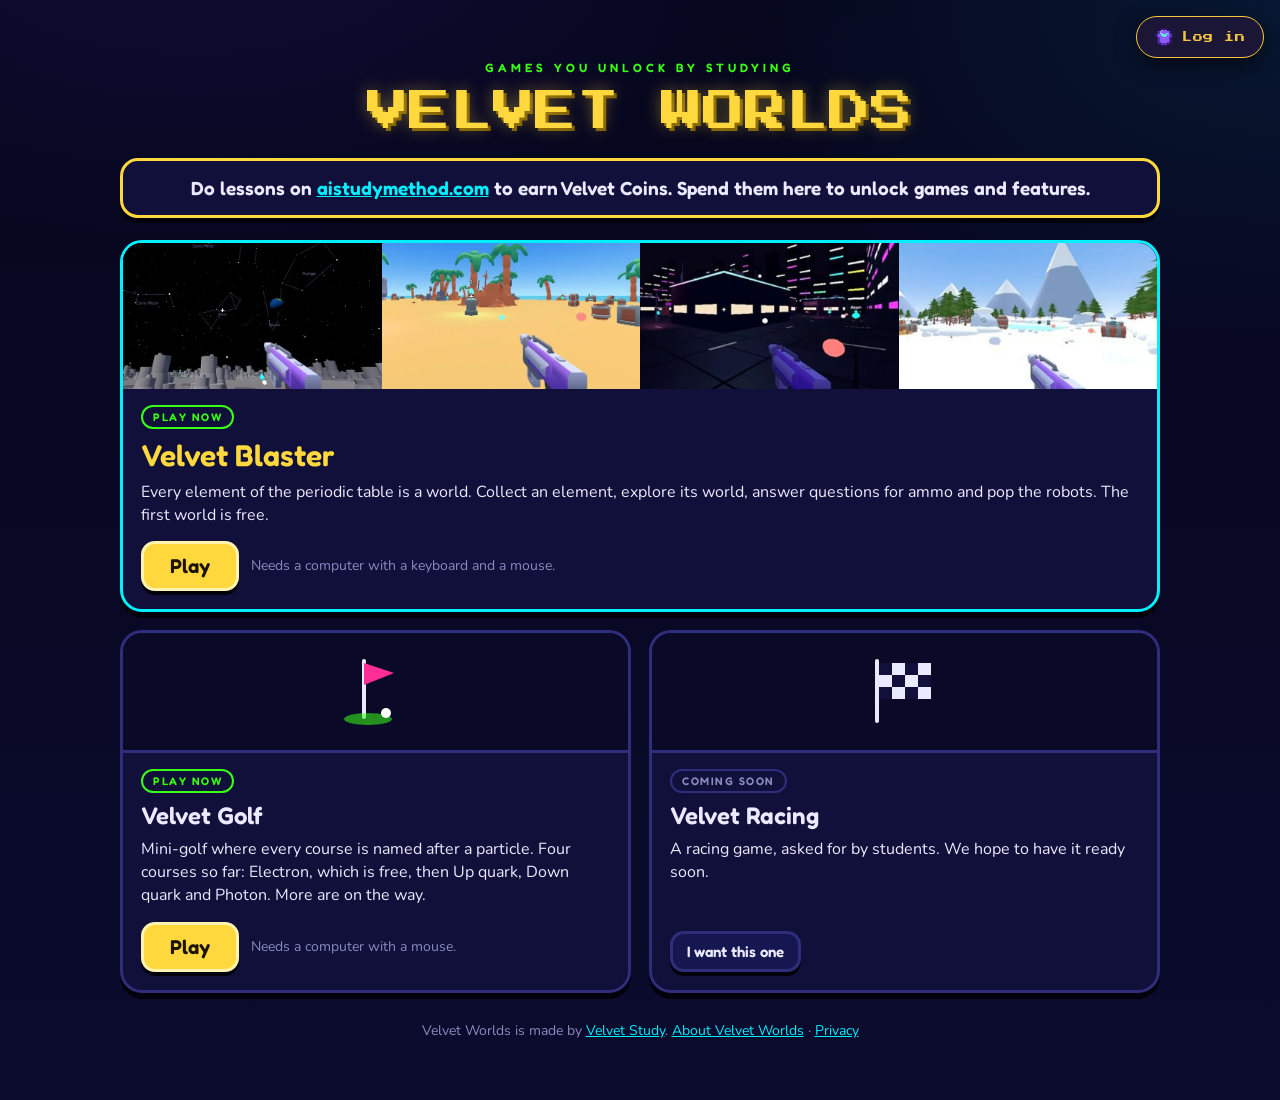
<file: index.html>
<!DOCTYPE html>
<html lang="en-GB">
<head>
<meta charset="UTF-8">
<meta name="viewport" content="width=device-width, initial-scale=1.0">
<title>Velvet Worlds: science games you unlock by studying</title>
<meta name="description" content="Browser games for science students. In Velvet Blaster every element of the periodic table is a 3D world; Velvet Golf is mini-golf through the Standard Model. Earn coins from lessons to unlock more.">
<!-- velvetworlds.com: the hub that lists the game types (22 Nov 2026). Velvet Blaster is at /blaster/. This page belongs to this folder. -->
<link rel="canonical" href="https://velvetworlds.com/">
<link rel="icon" href="/favicon.svg" type="image/svg+xml">
<meta property="og:type" content="website">
<meta property="og:site_name" content="Velvet Worlds">
<meta property="og:title" content="Velvet Worlds: science games you unlock by studying">
<meta property="og:description" content="Browser games for science students. In Velvet Blaster every element of the periodic table is a 3D world; Velvet Golf is mini-golf through the Standard Model. Earn coins from lessons to unlock more.">
<meta property="og:url" content="https://velvetworlds.com/">
<meta property="og:image" content="https://velvetworlds.com/assets/og/velvet-worlds.jpg">
<meta property="og:image:width" content="1200">
<meta property="og:image:height" content="630">
<meta property="og:image:alt" content="Velvet Worlds: four game worlds behind the title">
<meta property="og:locale" content="en_GB">
<meta name="twitter:card" content="summary_large_image">
<meta name="twitter:title" content="Velvet Worlds: science games you unlock by studying">
<meta name="twitter:description" content="Browser games for science students. In Velvet Blaster every element of the periodic table is a 3D world; Velvet Golf is mini-golf through the Standard Model. Earn coins from lessons to unlock more.">
<meta name="twitter:image" content="https://velvetworlds.com/assets/og/velvet-worlds.jpg">
<script type="application/ld+json">
{
  "@context": "https://schema.org",
  "@type": "WebSite",
  "name": "Velvet Worlds",
  "url": "https://velvetworlds.com/",
  "description": "Browser games for science students. In Velvet Blaster every element of the periodic table is a 3D world; Velvet Golf is mini-golf through the Standard Model. Earn coins from lessons to unlock more.",
  "inLanguage": "en-GB"
}
</script>
<link href="/fonts/lesson-fonts.css?v=20261116" rel="stylesheet">
<link href="/assets/landing.css?v=20261124a" rel="stylesheet">
<style>
  :root{--bg:#06061c;--bg2:#0b0b2e;--panel:#10103a;--panel2:#161650;--cyan:#00f0ff;--magenta:#ff2d95;--yellow:#ffd83d;--green:#39ff14;--text:#e9e9ff;--dim:#8a8ac0;--line:#2e2e7c;--drop:#02020c;
    --px:'Press Start 2P',monospace;--disp:'Fredoka','Trebuchet MS',sans-serif;--body:'Nunito',-apple-system,'Segoe UI',sans-serif}
  *{box-sizing:border-box;margin:0;padding:0}
  body{font-family:var(--body);color:var(--text);min-height:100vh;padding:16px 16px 60px;
    background:radial-gradient(900px 500px at 15% -10%,#2a1a6e55,transparent 70%),radial-gradient(800px 500px at 100% 0%,#0b4a6e44,transparent 70%),linear-gradient(180deg,var(--bg),var(--bg2))}
  .wrap{max-width:1040px;margin:0 auto}
  a{color:var(--cyan)}
  h1,h2,h3,button,.btn{font-family:var(--disp)}
  .marquee{text-align:center;margin:44px 0 18px}
  .marquee .over{font:600 12px var(--disp);letter-spacing:4px;color:var(--green)}
  .marquee h1{font-family:var(--px);font-weight:400;font-size:clamp(22px,5vw,42px);line-height:1.3;color:var(--yellow);margin:10px 0;text-shadow:0 0 16px #ffd83d66,3px 3px 0 #7a5a00}
  .deal{display:flex;flex-wrap:wrap;align-items:center;justify-content:center;gap:12px 18px;background:var(--panel);border:3px solid var(--yellow);border-radius:18px;padding:14px 18px;box-shadow:0 5px 0 var(--drop);margin-bottom:22px}
  .deal p{font:600 clamp(15px,2.2vw,19px) var(--disp);line-height:1.4;text-align:center;flex:1 1 420px}
  .deal .coins{display:flex;align-items:center;gap:8px;font:700 20px var(--disp);color:var(--yellow);white-space:nowrap}
  .deal .coins[hidden]{display:none}
  .deal .coins small{font:600 11px var(--disp);letter-spacing:1.5px;color:var(--dim);text-transform:uppercase}
  .games{display:grid;grid-template-columns:repeat(2,minmax(0,1fr));gap:18px}
  .game{background:var(--panel);border:3px solid var(--line);border-radius:22px;box-shadow:0 6px 0 var(--drop);overflow:hidden;display:flex;flex-direction:column}
  .game.main{grid-column:1 / -1;border-color:var(--cyan)}
  .game .art{display:grid;grid-template-columns:repeat(4,1fr);background:#050518}
  .game .art img{width:100%;aspect-ratio:16/9;object-fit:cover;display:block}
  .game .icon{height:120px;display:flex;align-items:center;justify-content:center;background:#0a0a28;border-bottom:3px solid var(--line)}
  .game .icon svg{width:84px;height:84px}
  .game .txt{padding:16px 18px 18px;display:flex;flex-direction:column;gap:8px;flex:1}
  .game h2{font-size:24px;font-weight:600}
  .game.main h2{font-size:30px;color:var(--yellow)}
  .game p{font-size:16px;line-height:1.45}
  .tag{align-self:flex-start;font:600 11px var(--disp);letter-spacing:1.5px;text-transform:uppercase;border-radius:99px;padding:3px 10px;border:2px solid var(--line);color:var(--dim)}
  .tag.live{border-color:var(--green);color:var(--green)}
  .row{display:flex;flex-wrap:wrap;align-items:center;gap:12px;margin-top:auto;padding-top:6px}
  .go{display:inline-block;font:600 20px var(--disp);background:var(--yellow);color:#1a1300;border:3px solid #fff3b0;border-radius:14px;padding:10px 26px;box-shadow:0 4px 0 var(--drop);cursor:pointer;text-decoration:none}
  .go:hover,.want:hover{filter:brightness(1.12)} .go:active,.want:active{transform:translateY(3px);box-shadow:0 1px 0 var(--drop)}
  .want{font:600 15px var(--disp);color:var(--text);background:var(--panel2);border:3px solid var(--line);border-radius:14px;padding:8px 14px;box-shadow:0 4px 0 var(--drop);cursor:pointer}
  .want[disabled]{color:var(--green);border-color:var(--green);cursor:default;filter:none;transform:none}
  .go:focus-visible,.want:focus-visible,a:focus-visible{outline:3px solid var(--cyan);outline-offset:2px}
  .soft{color:var(--dim);font-size:14px}
  footer{text-align:center;margin-top:28px}
  @media (max-width:640px){.games{grid-template-columns:1fr}.game .art{grid-template-columns:repeat(2,1fr)}.marquee{margin-top:64px}}
</style>
<!-- Privacy-friendly analytics by Plausible (the velvetworlds.com site) -->
<script async src="https://plausible.io/js/pa-I70W_gNHtNMWaKve7MIsY.js"></script>
<script>
  window.plausible=window.plausible||function(){(plausible.q=plausible.q||[]).push(arguments)},plausible.init=plausible.init||function(i){plausible.o=i||{}};
  plausible.init()
</script>
</head>
<body>
<div class="wrap">
  <header class="marquee">
    <div class="over">GAMES YOU UNLOCK BY STUDYING</div>
    <h1>VELVET WORLDS</h1>
  </header>
  <section class="deal" aria-label="How it works">
    <p>Do lessons on <a href="https://aistudymethod.com/" data-out="lessons">aistudymethod.com</a> to earn Velvet Coins. Spend them here to unlock games and features.</p>
    <div class="coins" id="coinBox" hidden><span aria-hidden="true">&#9679;</span><span id="coinNum">0</span><small>your coins</small></div>
  </section>
  <main class="games">
    <article class="game main">
      <div class="art" aria-hidden="true"><img src="/velvet-worlds/img/banner-moon.webp" alt=""><img src="/velvet-worlds/img/banner-pirate.webp" alt=""><img src="/velvet-worlds/img/banner-neon.webp" alt=""><img src="/velvet-worlds/img/banner-tundra.webp" alt=""></div>
      <div class="txt">
        <span class="tag live">Play now</span>
        <h2>Velvet Blaster</h2>
        <p>Every element of the periodic table is a world. Collect an element, explore its world, answer questions for ammo and pop the robots. The first world is free.</p>
        <div class="row"><a class="go" id="playBlaster" href="/blaster/">Play</a><span class="soft">Needs a computer with a keyboard and a mouse.</span></div>
      </div>
    </article>
    <article class="game">
      <div class="icon" aria-hidden="true"><svg viewBox="0 0 84 84" fill="none"><path d="M30 12v56" stroke="#e9e9ff" stroke-width="4" stroke-linecap="round"/><path d="M30 14l30 10-30 12z" fill="#ff2d95"/><ellipse cx="34" cy="70" rx="24" ry="6" fill="#39ff14" opacity=".55"/><circle cx="52" cy="64" r="5" fill="#fff"/></svg></div>
      <div class="txt">
        <span class="tag live">Play now</span>
        <h2>Velvet Golf</h2>
        <p>Mini-golf where every course is named after a particle. Four courses so far: Electron, which is free, then Up quark, Down quark and Photon. More are on the way.</p>
        <div class="row"><a class="go" id="playGolf" href="/golf/">Play</a><span class="soft">Needs a computer with a mouse.</span></div>
      </div>
    </article>
    <article class="game">
      <div class="icon" aria-hidden="true"><svg viewBox="0 0 84 84" fill="none"><path d="M14 12v60" stroke="#e9e9ff" stroke-width="4" stroke-linecap="round"/><g><rect x="16" y="14" width="52" height="36" fill="#e9e9ff"/><path d="M16 14h13v12H16zM42 14h13v12H42zM29 26h13v12H29zM55 26h13v12H55zM16 38h13v12H16zM42 38h13v12H42z" fill="#10103a"/></g></svg></div>
      <div class="txt">
        <span class="tag">Coming soon</span>
        <h2>Velvet Racing</h2>
        <p>A racing game, asked for by students. We hope to have it ready soon.</p>
        <div class="row"><button class="want" type="button" data-want="Velvet Racing">I want this one</button></div>
      </div>
    </article>
  </main>
  <footer class="soft">Velvet Worlds is made by <a href="https://aistudymethod.com/">Velvet Study</a>. <a href="/about/">About Velvet Worlds</a> &middot; <a href="https://aistudymethod.com/privacy.html">Privacy</a></footer>
</div>
<script>
window.AISM_NO_SIGNUP_PROMPT = true; window.AISM_SITE = "https://aistudymethod.com";
window.VW_SCRIPTS = ["/classcraft/arcade/auth.js?v=20261122b"];
window.VW_READY = function () {
  var auth = window.Arcade && window.Arcade.auth;
  function track(name) { try { if (typeof window.plausible === "function") window.plausible(name); } catch (e) {} }
  function paint() {
    var w = auth && auth.isLoggedIn() ? auth.wallet() : null, box = document.getElementById("coinBox");
    box.hidden = !(auth && auth.isLoggedIn());
    document.getElementById("coinNum").textContent = w && typeof w.coins === "number" ? w.coins : 0;
    var played = false; try { played = !!localStorage.getItem("vw-wins") || !!localStorage.getItem("vw-local"); } catch (e) {}
    document.getElementById("playBlaster").textContent = played ? "Continue" : "Play";
  }
  if (auth) auth.onChange(paint);
  paint();
  document.getElementById("playBlaster").addEventListener("click", function () { track("Hub: open Velvet Blaster"); });
  document.getElementById("playGolf").addEventListener("click", function () { track("Hub: open Velvet Golf"); });
  var out = document.querySelector('a[data-out="lessons"]'); if (out) out.addEventListener("click", function () { track("Hub: go to lessons"); });
  /* "I want this one": counted once per device, as a Plausible event only. Nothing about the visitor is stored. */
  var KEY = "vw-want";
  function wanted() { try { return JSON.parse(localStorage.getItem(KEY) || "{}") || {}; } catch (e) { return {}; } }
  [].forEach.call(document.querySelectorAll("button[data-want]"), function (b) {
    var g = b.getAttribute("data-want");
    function done() { b.disabled = true; b.textContent = "Counted. Thank you!"; }
    if (wanted()[g]) done();
    b.addEventListener("click", function () {
      if (b.disabled) return;
      track("Hub: want " + g);
      var w = wanted(); w[g] = 1; try { localStorage.setItem(KEY, JSON.stringify(w)); } catch (e) {}
      done();
    });
  });
};
</script>
<script src="/handoff.js?v=20261122b"></script>
</body>
</html>
</file>
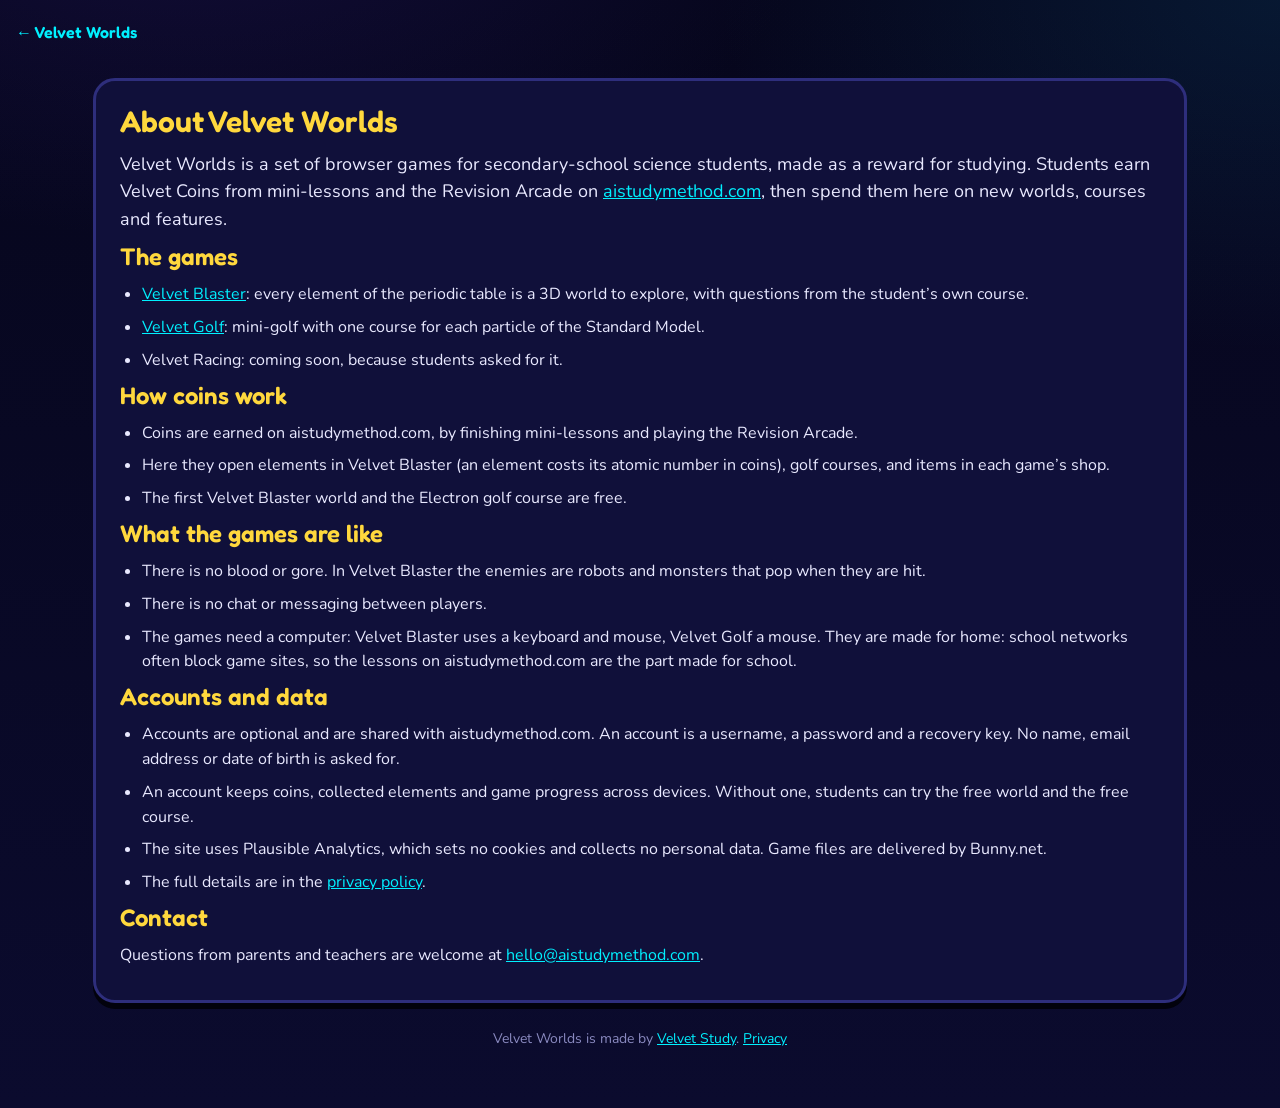
<file: about/index.html>
<!DOCTYPE html>
<html lang="en-GB">
<head>
<meta charset="UTF-8">
<meta name="viewport" content="width=device-width, initial-scale=1.0">
<title>About Velvet Worlds: how the games and coins work</title>
<meta name="description" content="Velvet Worlds is a set of browser games for science students, unlocked with coins earned from lessons on aistudymethod.com. How coins work, what the games are like, and what data is kept.">
<!-- velvetworlds.com/about/: for parents, teachers and students. This page belongs to this folder. Keep it in step with
     https://aistudymethod.com/privacy.html, which is the full policy. -->
<link rel="canonical" href="https://velvetworlds.com/about/">
<link rel="icon" href="/favicon.svg" type="image/svg+xml">
<meta property="og:type" content="website">
<meta property="og:site_name" content="Velvet Worlds">
<meta property="og:title" content="About Velvet Worlds: how the games and coins work">
<meta property="og:description" content="Velvet Worlds is a set of browser games for science students, unlocked with coins earned from lessons on aistudymethod.com. How coins work, what the games are like, and what data is kept.">
<meta property="og:url" content="https://velvetworlds.com/about/">
<meta property="og:image" content="https://velvetworlds.com/assets/og/velvet-worlds.jpg">
<meta property="og:image:width" content="1200">
<meta property="og:image:height" content="630">
<meta property="og:image:alt" content="Velvet Worlds: four game worlds behind the title">
<meta property="og:locale" content="en_GB">
<meta name="twitter:card" content="summary_large_image">
<meta name="twitter:title" content="About Velvet Worlds: how the games and coins work">
<meta name="twitter:description" content="Velvet Worlds is a set of browser games for science students, unlocked with coins earned from lessons on aistudymethod.com. How coins work, what the games are like, and what data is kept.">
<meta name="twitter:image" content="https://velvetworlds.com/assets/og/velvet-worlds.jpg">
<script type="application/ld+json">
{
  "@context": "https://schema.org",
  "@type": "AboutPage",
  "name": "About Velvet Worlds: how the games and coins work",
  "url": "https://velvetworlds.com/about/",
  "description": "Velvet Worlds is a set of browser games for science students, unlocked with coins earned from lessons on aistudymethod.com. How coins work, what the games are like, and what data is kept.",
  "inLanguage": "en-GB",
  "isPartOf": {
    "@type": "WebSite",
    "name": "Velvet Worlds",
    "url": "https://velvetworlds.com/"
  }
}
</script>
<link href="/fonts/lesson-fonts.css?v=20261116" rel="stylesheet">
<link href="/assets/landing.css?v=20261124a" rel="stylesheet">
<!-- Privacy-friendly analytics by Plausible (the velvetworlds.com site) -->
<script async src="https://plausible.io/js/pa-I70W_gNHtNMWaKve7MIsY.js"></script>
<script>
  window.plausible=window.plausible||function(){(plausible.q=plausible.q||[]).push(arguments)},plausible.init=plausible.init||function(i){plausible.o=i||{}};
  plausible.init()
</script>
</head>
<body class="vw-page">
<a class="back" href="/">&larr; Velvet Worlds</a>
<main class="vw-about">
  <h1>About Velvet Worlds</h1>
  <p class="lead">Velvet Worlds is a set of browser games for secondary-school science students, made as a reward for studying. Students earn Velvet Coins from mini-lessons and the Revision Arcade on <a href="https://aistudymethod.com/">aistudymethod.com</a>, then spend them here on new worlds, courses and features.</p>

  <h2>The games</h2>
  <ul>
    <li><a href="/blaster/">Velvet Blaster</a>: every element of the periodic table is a 3D world to explore, with questions from the student&rsquo;s own course.</li>
    <li><a href="/golf/">Velvet Golf</a>: mini-golf with one course for each particle of the Standard Model.</li>
    <li>Velvet Racing: coming soon, because students asked for it.</li>
  </ul>

  <h2>How coins work</h2>
  <ul>
    <li>Coins are earned on aistudymethod.com, by finishing mini-lessons and playing the Revision Arcade.</li>
    <li>Here they open elements in Velvet Blaster (an element costs its atomic number in coins), golf courses, and items in each game&rsquo;s shop.</li>
    <li>The first Velvet Blaster world and the Electron golf course are free.</li>
  </ul>

  <h2>What the games are like</h2>
  <ul>
    <li>There is no blood or gore. In Velvet Blaster the enemies are robots and monsters that pop when they are hit.</li>
    <li>There is no chat or messaging between players.</li>
    <li>The games need a computer: Velvet Blaster uses a keyboard and mouse, Velvet Golf a mouse. They are made for home: school networks often block game sites, so the lessons on aistudymethod.com are the part made for school.</li>
  </ul>

  <h2>Accounts and data</h2>
  <ul>
    <li>Accounts are optional and are shared with aistudymethod.com. An account is a username, a password and a recovery key. No name, email address or date of birth is asked for.</li>
    <li>An account keeps coins, collected elements and game progress across devices. Without one, students can try the free world and the free course.</li>
    <li>The site uses Plausible Analytics, which sets no cookies and collects no personal data. Game files are delivered by Bunny.net.</li>
    <li>The full details are in the <a href="https://aistudymethod.com/privacy.html">privacy policy</a>.</li>
  </ul>

  <h2>Contact</h2>
  <p>Questions from parents and teachers are welcome at <a href="mailto:hello@aistudymethod.com">hello@aistudymethod.com</a>.</p>
</main>
<footer>Velvet Worlds is made by <a href="https://aistudymethod.com/">Velvet Study</a>. <a href="https://aistudymethod.com/privacy.html">Privacy</a></footer>
</body>
</html>
</file>
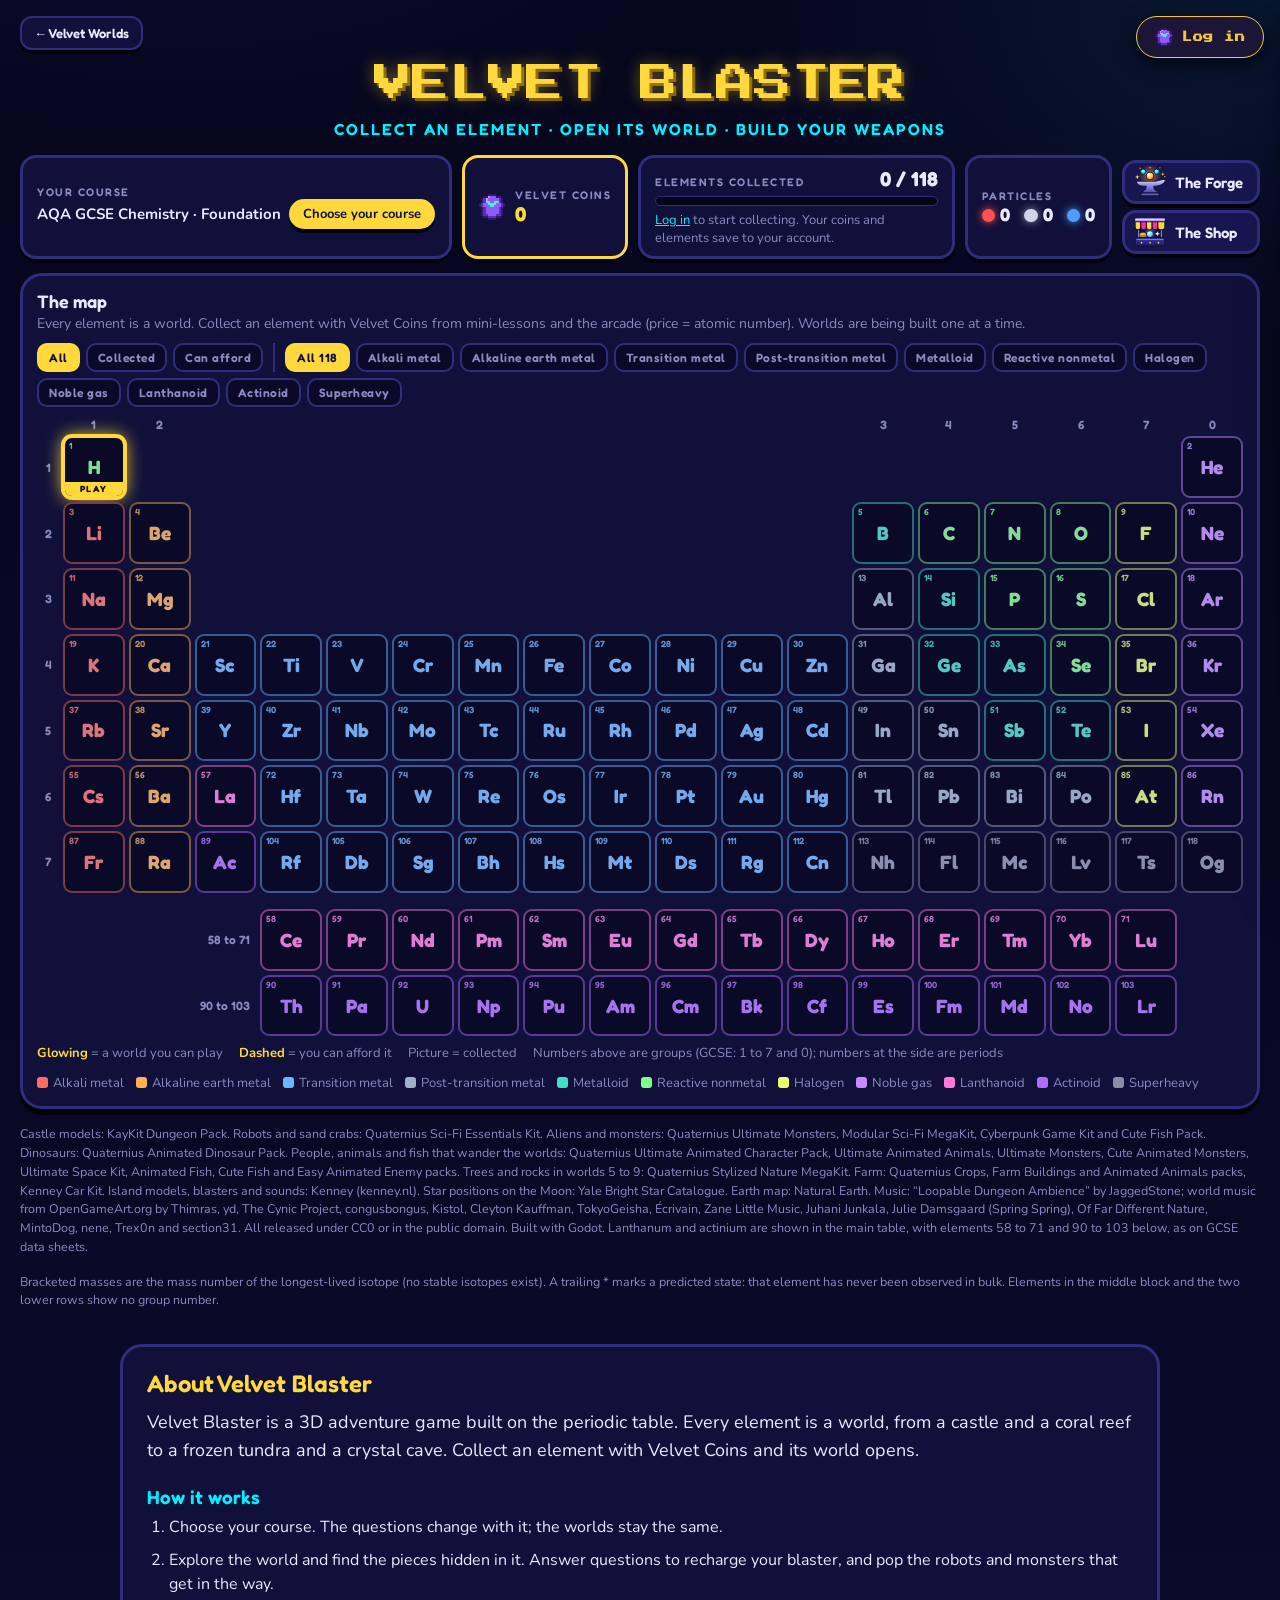
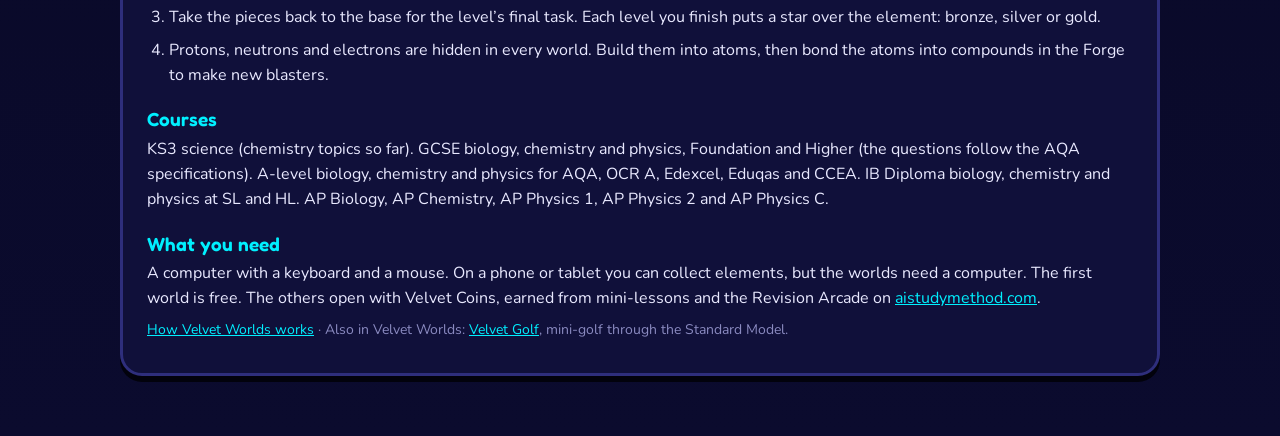
<file: blaster/index.html>
<!DOCTYPE html>
<html lang="en-GB">
<head>
<meta charset="UTF-8">
<meta name="viewport" content="width=device-width, initial-scale=1.0">
<title>Velvet Blaster: a 3D periodic table adventure game | Velvet Worlds</title>
<meta name="description" content="Every element of the periodic table is a world to explore. Answer questions from your course (KS3, GCSE, A-level, IB or AP), find the hidden pieces and finish each level. The first world is free.">
<!-- velvetworlds.com/blaster/: the periodic-table game. The files under /velvet-worlds/, /classcraft/ and /fonts/ are copies
     from the AI Study Method site folder, made by tools/sync-from-site.sh. This page belongs to this folder. -->
<link rel="canonical" href="https://velvetworlds.com/blaster/">
<link rel="icon" href="/favicon.svg" type="image/svg+xml">
<meta property="og:type" content="website">
<meta property="og:site_name" content="Velvet Worlds">
<meta property="og:title" content="Velvet Blaster: a 3D periodic table adventure game | Velvet Worlds">
<meta property="og:description" content="Every element of the periodic table is a world to explore. Answer questions from your course (KS3, GCSE, A-level, IB or AP), find the hidden pieces and finish each level. The first world is free.">
<meta property="og:url" content="https://velvetworlds.com/blaster/">
<meta property="og:image" content="https://velvetworlds.com/assets/og/velvet-blaster.jpg">
<meta property="og:image:width" content="1200">
<meta property="og:image:height" content="630">
<meta property="og:image:alt" content="Velvet Blaster: four of its element worlds">
<meta property="og:locale" content="en_GB">
<meta name="twitter:card" content="summary_large_image">
<meta name="twitter:title" content="Velvet Blaster: a 3D periodic table adventure game | Velvet Worlds">
<meta name="twitter:description" content="Every element of the periodic table is a world to explore. Answer questions from your course (KS3, GCSE, A-level, IB or AP), find the hidden pieces and finish each level. The first world is free.">
<meta name="twitter:image" content="https://velvetworlds.com/assets/og/velvet-blaster.jpg">
<script type="application/ld+json">
{
  "@context": "https://schema.org",
  "@type": "VideoGame",
  "name": "Velvet Blaster",
  "url": "https://velvetworlds.com/blaster/",
  "description": "Every element of the periodic table is a world to explore. Answer questions from your course (KS3, GCSE, A-level, IB or AP), find the hidden pieces and finish each level. The first world is free.",
  "image": "https://velvetworlds.com/assets/og/velvet-blaster.jpg",
  "genre": [
    "Educational",
    "Adventure"
  ],
  "gamePlatform": "Web browser",
  "playMode": "SinglePlayer",
  "inLanguage": "en-GB",
  "audience": {
    "@type": "EducationalAudience",
    "educationalRole": "student"
  },
  "isPartOf": {
    "@type": "WebSite",
    "name": "Velvet Worlds",
    "url": "https://velvetworlds.com/"
  }
}
</script>
<link href="/fonts/lesson-fonts.css?v=20261116" rel="stylesheet">
<link href="/assets/landing.css?v=20261124a" rel="stylesheet">
<link href="/velvet-worlds/app.css?v=20261126a" rel="stylesheet">
<!-- Privacy-friendly analytics by Plausible (the velvetworlds.com site) -->
<script async src="https://plausible.io/js/pa-I70W_gNHtNMWaKve7MIsY.js"></script>
<script>
  window.plausible=window.plausible||function(){(plausible.q=plausible.q||[]).push(arguments)},plausible.init=plausible.init||function(i){plausible.o=i||{}};
  plausible.init()
</script>
</head>
<body>
<div id="vw-app"><div class="wrap"><header class="marquee"><h1>Velvet Blaster</h1></header><p>Loading the periodic table&hellip;</p></div></div>
<noscript><p style="color:#e9e9ff;text-align:center;padding:40px">Velvet Blaster needs JavaScript. <a href="/" style="color:#00f0ff">Velvet Worlds</a></p></noscript>
<section class="vw-about" aria-labelledby="aboutBlaster">
  <h2 id="aboutBlaster">About Velvet Blaster</h2>
  <p class="lead">Velvet Blaster is a 3D adventure game built on the periodic table. Every element is a world, from a castle and a coral reef to a frozen tundra and a crystal cave. Collect an element with Velvet Coins and its world opens.</p>
  <h3>How it works</h3>
  <ol>
    <li>Choose your course. The questions change with it; the worlds stay the same.</li>
    <li>Explore the world and find the pieces hidden in it. Answer questions to recharge your blaster, and pop the robots and monsters that get in the way.</li>
    <li>Take the pieces back to the base for the level&rsquo;s final task. Each level you finish puts a star over the element: bronze, silver or gold.</li>
    <li>Protons, neutrons and electrons are hidden in every world. Build them into atoms, then bond the atoms into compounds in the Forge to make new blasters.</li>
  </ol>
  <h3>Courses</h3>
  <p>KS3 science (chemistry topics so far). GCSE biology, chemistry and physics, Foundation and Higher (the questions follow the AQA specifications). A-level biology, chemistry and physics for AQA, OCR A, Edexcel, Eduqas and CCEA. IB Diploma biology, chemistry and physics at SL and HL. AP Biology, AP Chemistry, AP Physics 1, AP Physics 2 and AP Physics C.</p>
  <h3>What you need</h3>
  <p>A computer with a keyboard and a mouse. On a phone or tablet you can collect elements, but the worlds need a computer. The first world is free. The others open with Velvet Coins, earned from mini-lessons and the Revision Arcade on <a href="https://aistudymethod.com/">aistudymethod.com</a>.</p>
  <p class="soft"><a href="/about/">How Velvet Worlds works</a> &middot; Also in Velvet Worlds: <a href="/golf/">Velvet Golf</a>, mini-golf through the Standard Model.</p>
</section>
<script>
window.AISM_NO_SIGNUP_PROMPT = true; window.VW_MODE = "full"; window.AISM_SITE = "https://aistudymethod.com";
window.VW_HUB_URL = "/"; window.VW_GAME_NAME = "Velvet Blaster";
window.VW_SCRIPTS = ["/classcraft/arcade/elements-data.js", "/classcraft/arcade/auth.js?v=20261122b", "/classcraft/quizzes/share-score.js?v=20261126a", "/velvet-worlds/app.js?v=20261126g"];
</script>
<script src="/handoff.js?v=20261122b"></script>
</body>
</html>
</file>
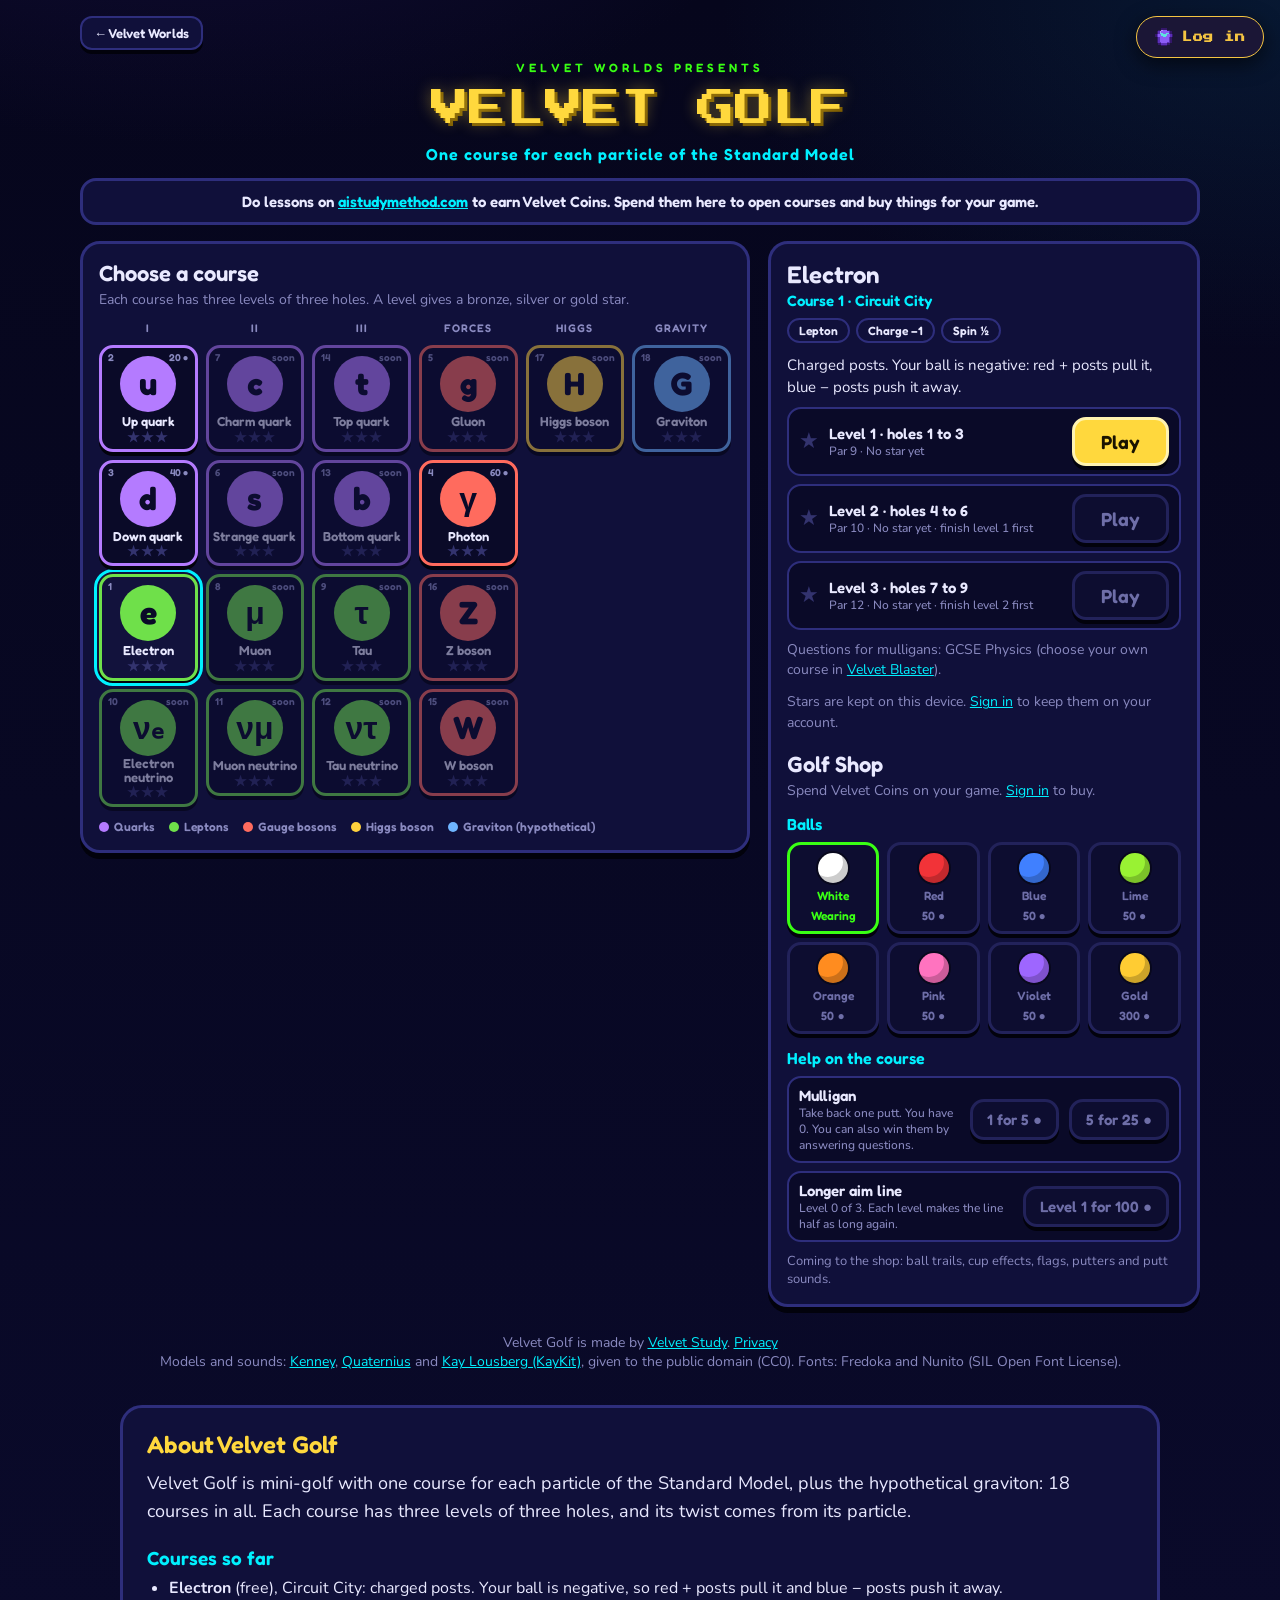
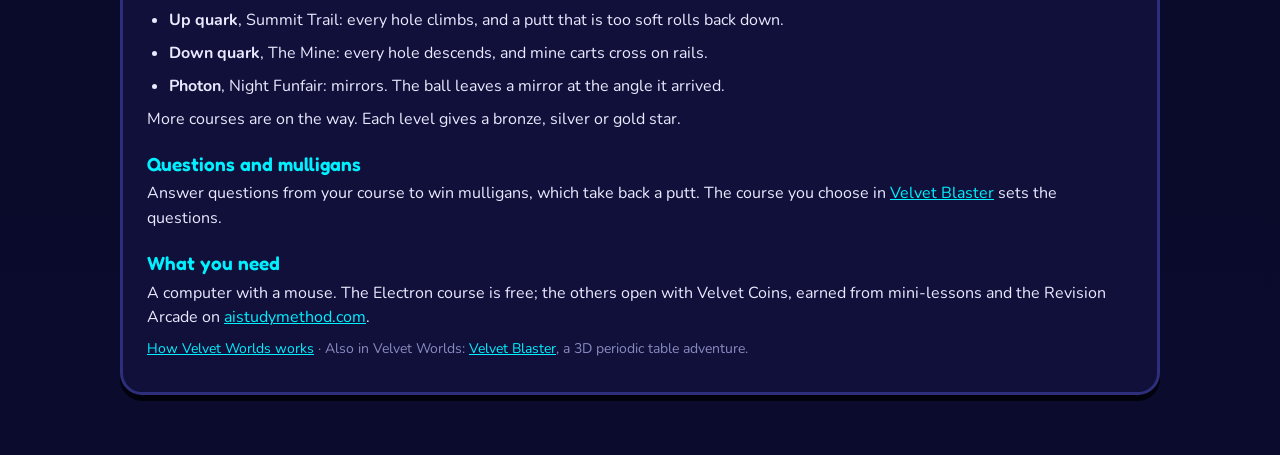
<file: golf/index.html>
<!DOCTYPE html>
<html lang="en-GB">
<head>
<meta charset="UTF-8">
<meta name="viewport" content="width=device-width, initial-scale=1.0">
<title>Velvet Golf: particle physics mini golf | Velvet Worlds</title>
<meta name="description" content="Mini-golf courses named after the particles of the Standard Model, each with its own physics twist: charged posts on Electron, mirrors on Photon. Answer questions from your course to win mulligans. The Electron course is free.">
<!-- velvetworlds.com/golf/: the golf game's lobby, shop and game. Launched 23 Nov 2026: the hub links here.
     The files under /velvet-worlds/, /classcraft/ and /fonts/ are copies from the AI Study Method site folder. This page belongs to this folder. -->
<link rel="canonical" href="https://velvetworlds.com/golf/">
<link rel="icon" href="/favicon.svg" type="image/svg+xml">
<meta property="og:type" content="website">
<meta property="og:site_name" content="Velvet Worlds">
<meta property="og:title" content="Velvet Golf: particle physics mini golf | Velvet Worlds">
<meta property="og:description" content="Mini-golf courses named after the particles of the Standard Model, each with its own physics twist: charged posts on Electron, mirrors on Photon. Answer questions from your course to win mulligans. The Electron course is free.">
<meta property="og:url" content="https://velvetworlds.com/golf/">
<meta property="og:image" content="https://velvetworlds.com/assets/og/velvet-golf.jpg">
<meta property="og:image:width" content="1200">
<meta property="og:image:height" content="630">
<meta property="og:image:alt" content="Velvet Golf: a putting green beside the electron, up quark, down quark and photon">
<meta property="og:locale" content="en_GB">
<meta name="twitter:card" content="summary_large_image">
<meta name="twitter:title" content="Velvet Golf: particle physics mini golf | Velvet Worlds">
<meta name="twitter:description" content="Mini-golf courses named after the particles of the Standard Model, each with its own physics twist: charged posts on Electron, mirrors on Photon. Answer questions from your course to win mulligans. The Electron course is free.">
<meta name="twitter:image" content="https://velvetworlds.com/assets/og/velvet-golf.jpg">
<script type="application/ld+json">
{
  "@context": "https://schema.org",
  "@type": "VideoGame",
  "name": "Velvet Golf",
  "url": "https://velvetworlds.com/golf/",
  "description": "Mini-golf courses named after the particles of the Standard Model, each with its own physics twist: charged posts on Electron, mirrors on Photon. Answer questions from your course to win mulligans. The Electron course is free.",
  "image": "https://velvetworlds.com/assets/og/velvet-golf.jpg",
  "genre": [
    "Educational",
    "Sports"
  ],
  "gamePlatform": "Web browser",
  "playMode": "SinglePlayer",
  "inLanguage": "en-GB",
  "audience": {
    "@type": "EducationalAudience",
    "educationalRole": "student"
  },
  "isPartOf": {
    "@type": "WebSite",
    "name": "Velvet Worlds",
    "url": "https://velvetworlds.com/"
  }
}
</script>
<link href="/fonts/lesson-fonts.css?v=20261116" rel="stylesheet">
<link href="/assets/landing.css?v=20261124a" rel="stylesheet">
<link href="/golf/app.css?v=20261123a" rel="stylesheet">
<!-- Privacy-friendly analytics by Plausible (the velvetworlds.com site) -->
<script async src="https://plausible.io/js/pa-I70W_gNHtNMWaKve7MIsY.js"></script>
<script>
  window.plausible=window.plausible||function(){(plausible.q=plausible.q||[]).push(arguments)},plausible.init=plausible.init||function(i){plausible.o=i||{}};
  plausible.init()
</script>
</head>
<body>
<div id="vg-app"><div class="wrap"><header class="marquee"><h1>Velvet Golf</h1></header><p>Loading the courses&hellip;</p></div></div>
<noscript><p style="color:#e9e9ff;text-align:center;padding:40px">Velvet Golf needs JavaScript. <a href="/" style="color:#00f0ff">Velvet Worlds</a></p></noscript>
<section class="vw-about" aria-labelledby="aboutGolf">
  <h2 id="aboutGolf">About Velvet Golf</h2>
  <p class="lead">Velvet Golf is mini-golf with one course for each particle of the Standard Model, plus the hypothetical graviton: 18 courses in all. Each course has three levels of three holes, and its twist comes from its particle.</p>
  <h3>Courses so far</h3>
  <ul>
    <li><b>Electron</b> (free), Circuit City: charged posts. Your ball is negative, so red + posts pull it and blue &minus; posts push it away.</li>
    <li><b>Up quark</b>, Summit Trail: every hole climbs, and a putt that is too soft rolls back down.</li>
    <li><b>Down quark</b>, The Mine: every hole descends, and mine carts cross on rails.</li>
    <li><b>Photon</b>, Night Funfair: mirrors. The ball leaves a mirror at the angle it arrived.</li>
  </ul>
  <p>More courses are on the way. Each level gives a bronze, silver or gold star.</p>
  <h3>Questions and mulligans</h3>
  <p>Answer questions from your course to win mulligans, which take back a putt. The course you choose in <a href="/blaster/">Velvet Blaster</a> sets the questions.</p>
  <h3>What you need</h3>
  <p>A computer with a mouse. The Electron course is free; the others open with Velvet Coins, earned from mini-lessons and the Revision Arcade on <a href="https://aistudymethod.com/">aistudymethod.com</a>.</p>
  <p class="soft"><a href="/about/">How Velvet Worlds works</a> &middot; Also in Velvet Worlds: <a href="/blaster/">Velvet Blaster</a>, a 3D periodic table adventure.</p>
</section>
<script>
window.AISM_NO_SIGNUP_PROMPT = true; window.AISM_SITE = "https://aistudymethod.com";
window.VW_SCRIPTS = ["/classcraft/arcade/auth.js?v=20261122b", "/golf/app.js?v=20261126a"];
</script>
<script src="/handoff.js?v=20261122b"></script>
</body>
</html>
</file>
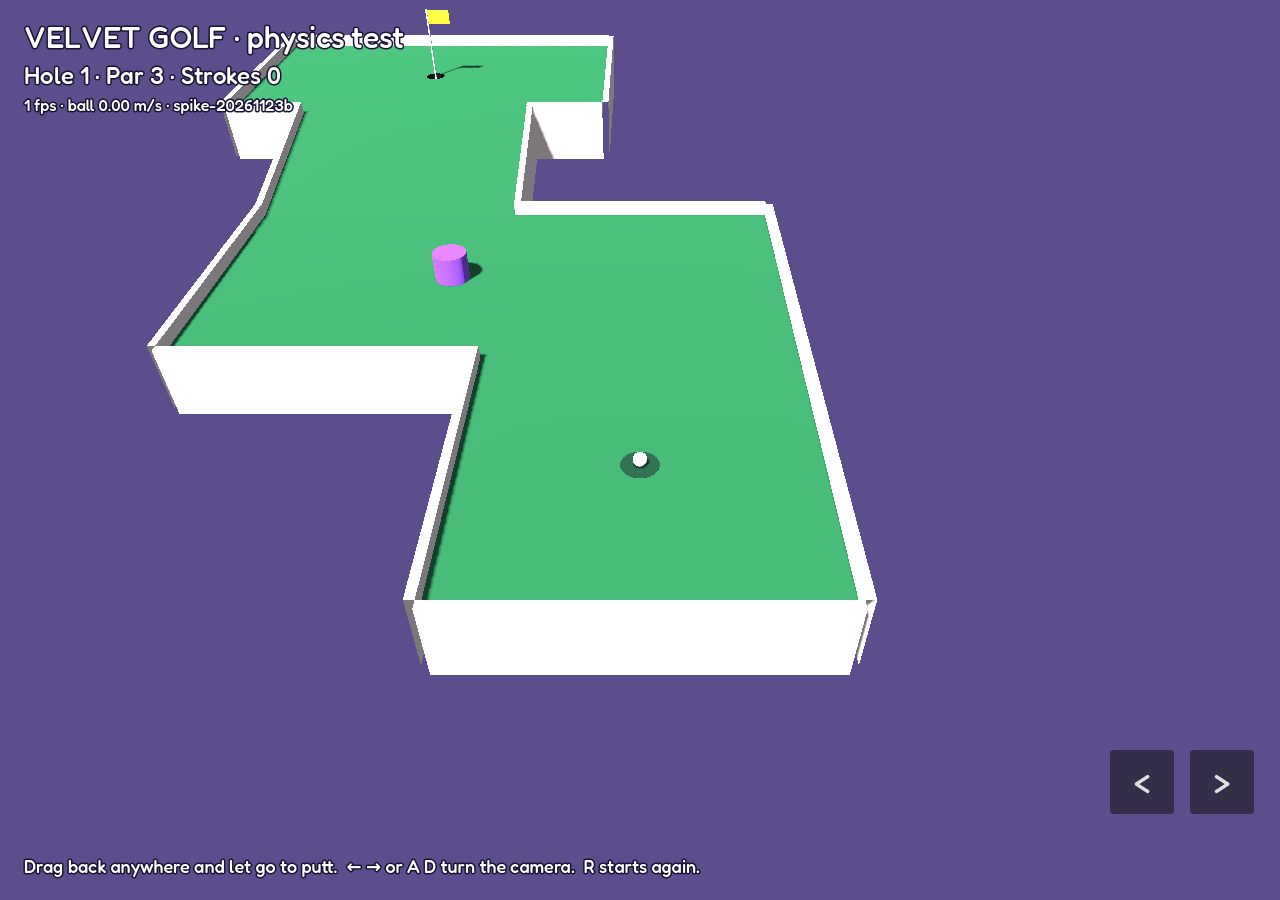
<file: golf/spike/index.html>
<!DOCTYPE html>
<html lang="en">
	<head>
		<meta charset="utf-8">
		<meta name="viewport" content="width=device-width, user-scalable=no, initial-scale=1.0">
		<title>Velvet Golf physics test</title>
		<style>
html, body, #canvas {
	margin: 0;
	padding: 0;
	border: 0;
}

body {
	color: white;
	background-color: black;
	overflow: hidden;
	touch-action: none;
}

#canvas {
	display: block;
}

#canvas:focus {
	outline: none;
}

#status, #status-splash, #status-progress {
	position: absolute;
	left: 0;
	right: 0;
}

#status, #status-splash {
	top: 0;
	bottom: 0;
}

#status {
	background-color: #242424;
	display: flex;
	flex-direction: column;
	justify-content: center;
	align-items: center;
	visibility: hidden;
}

#status-splash {
	max-height: 100%;
	max-width: 100%;
	margin: auto;
}

#status-splash.show-image--false {
	display: none;
}

#status-splash.fullsize--true {
	height: 100%;
	width: 100%;
	object-fit: contain;
}

#status-splash.use-filter--false {
	image-rendering: pixelated;
}

#status-progress, #status-notice {
	display: none;
}

#status-progress {
	bottom: 10%;
	width: 50%;
	margin: 0 auto;
}

#status-notice {
	background-color: #5b3943;
	border-radius: 0.5rem;
	border: 1px solid #9b3943;
	color: #e0e0e0;
	font-family: 'Noto Sans', 'Droid Sans', Arial, sans-serif;
	line-height: 1.3;
	margin: 0 2rem;
	overflow: hidden;
	padding: 1rem;
	text-align: center;
	z-index: 1;
}
		</style>
		<link rel="icon" href="/favicon.svg">
<meta name="robots" content="noindex, nofollow">
	</head>
	<body>
		<canvas id="canvas">
			Your browser does not support the canvas tag.
		</canvas>

		<noscript>
			Your browser does not support JavaScript.
		</noscript>

		<div id="status">
			<img id="status-splash" class="show-image--false" alt="">
			<progress id="status-progress"></progress>
			<div id="status-notice"></div>
		</div>

		<script src="/velvet-worlds/game/index.js"></script>
		<script>
const GODOT_CONFIG = {"args": [], "canvasResizePolicy": 2, "emscriptenPoolSize": 8, "ensureCrossOriginIsolationHeaders": false, "executable": "/velvet-worlds/game/index", "experimentalVK": false, "fileSizes": {"golf.pck": 329384, "/velvet-worlds/game/index.wasm": 39514754}, "focusCanvas": true, "gdextensionLibs": [], "godotPoolSize": 4, "mainPack": "golf.pck"};
if (location.search.indexOf('selftest') >= 0) { GODOT_CONFIG.args = ['--', '--selftest']; }
const GODOT_THREADS_ENABLED = false;
const engine = new Engine(GODOT_CONFIG);

(function () {
	const statusOverlay = document.getElementById('status');
	const statusProgress = document.getElementById('status-progress');
	const statusNotice = document.getElementById('status-notice');

	let initializing = true;
	let statusMode = '';

	function setStatusMode(mode) {
		if (statusMode === mode || !initializing) {
			return;
		}
		if (mode === 'hidden') {
			statusOverlay.remove();
			initializing = false;
			return;
		}
		statusOverlay.style.visibility = 'visible';
		statusProgress.style.display = mode === 'progress' ? 'block' : 'none';
		statusNotice.style.display = mode === 'notice' ? 'block' : 'none';
		statusMode = mode;
	}

	function setStatusNotice(text) {
		while (statusNotice.lastChild) {
			statusNotice.removeChild(statusNotice.lastChild);
		}
		const lines = text.split('\n');
		lines.forEach((line) => {
			statusNotice.appendChild(document.createTextNode(line));
			statusNotice.appendChild(document.createElement('br'));
		});
	}

	function displayFailureNotice(err) {
		console.error(err);
		if (err instanceof Error) {
			setStatusNotice(err.message);
		} else if (typeof err === 'string') {
			setStatusNotice(err);
		} else {
			setStatusNotice('An unknown error occurred.');
		}
		setStatusMode('notice');
		initializing = false;
	}

	const missing = Engine.getMissingFeatures({
		threads: GODOT_THREADS_ENABLED,
	});

	if (missing.length !== 0) {
		if (GODOT_CONFIG['serviceWorker'] && GODOT_CONFIG['ensureCrossOriginIsolationHeaders'] && 'serviceWorker' in navigator) {
			let serviceWorkerRegistrationPromise;
			try {
				serviceWorkerRegistrationPromise = navigator.serviceWorker.getRegistration();
			} catch (err) {
				serviceWorkerRegistrationPromise = Promise.reject(new Error('Service worker registration failed.'));
			}
			// There's a chance that installing the service worker would fix the issue
			Promise.race([
				serviceWorkerRegistrationPromise.then((registration) => {
					if (registration != null) {
						return Promise.reject(new Error('Service worker already exists.'));
					}
					return registration;
				}).then(() => engine.installServiceWorker()),
				// For some reason, `getRegistration()` can stall
				new Promise((resolve) => {
					setTimeout(() => resolve(), 2000);
				}),
			]).then(() => {
				// Reload if there was no error.
				window.location.reload();
			}).catch((err) => {
				console.error('Error while registering service worker:', err);
			});
		} else {
			// Display the message as usual
			const missingMsg = 'Error\nThe following features required to run Godot projects on the Web are missing:\n';
			displayFailureNotice(missingMsg + missing.join('\n'));
		}
	} else {
		setStatusMode('progress');
		engine.startGame({
			'onProgress': function (current, total) {
				if (current > 0 && total > 0) {
					statusProgress.value = current;
					statusProgress.max = total;
				} else {
					statusProgress.removeAttribute('value');
					statusProgress.removeAttribute('max');
				}
			},
		}).then(() => {
			setStatusMode('hidden');
		}, displayFailureNotice);
	}
}());
		</script>
	</body>
</html>
</file>
<file: fonts/lesson-fonts.css>
/* Fredoka and Nunito, hosted on this site so that mini-lesson pages do not
   contact Google's font servers. Both are variable fonts under the SIL Open
   Font License 1.1 (see OFL-Fredoka.txt and OFL-Nunito.txt in this folder). */
@font-face{font-family:'Fredoka';font-style:normal;font-weight:300 700;font-stretch:75% 125%;font-display:swap;src:url('/fonts/Fredoka.woff2') format('woff2');}
@font-face{font-family:'Nunito';font-style:normal;font-weight:200 1000;font-display:swap;src:url('/fonts/Nunito.woff2') format('woff2');}
</file>
<file: assets/landing.css>
/* velvetworlds.com: the text sections under each game (/blaster/, /golf/) and the /about/ page.
   This file belongs to this folder (not copied from the AI Study Method site). */
@font-face{font-family:'Press Start 2P';font-style:normal;font-weight:400;font-display:swap;src:url(/assets/fonts/PressStart2P.woff2) format('woff2')}
.vw-about{max-width:1040px;margin:34px auto 0;background:#10103a;border:3px solid #2e2e7c;border-radius:22px;box-shadow:0 6px 0 #02020c;padding:22px 24px 24px;font-family:'Nunito',-apple-system,'Segoe UI',sans-serif;color:#e9e9ff;line-height:1.55}
.vw-about h1,.vw-about h2,.vw-about h3{font-family:'Fredoka','Trebuchet MS',sans-serif;font-weight:600;line-height:1.25}
.vw-about h1{font-size:30px;color:#ffd83d;margin:0 0 10px}
.vw-about h2{font-size:24px;color:#ffd83d;margin:0 0 10px}
.vw-about h3{font-size:19px;color:#00f0ff;margin:20px 0 6px}
.vw-about p,.vw-about li{font-size:16px;margin:0 0 8px}
.vw-about ol,.vw-about ul{padding-left:22px;margin:0 0 8px}
.vw-about a{color:#00f0ff}
.vw-about .lead{font-size:18px}
.vw-about .soft{color:#8a8ac0;font-size:14px}
body.vw-playing .vw-about,body.vg-playing .vw-about{display:none}
/* the /about/ page */
body.vw-page{margin:0;min-height:100vh;padding:16px 16px 60px;color:#e9e9ff;font-family:'Nunito',-apple-system,'Segoe UI',sans-serif;
  background:radial-gradient(900px 500px at 15% -10%,#2a1a6e55,transparent 70%),radial-gradient(800px 500px at 100% 0%,#0b4a6e44,transparent 70%),linear-gradient(180deg,#06061c,#0b0b2e)}
.vw-page .back{display:inline-block;margin:6px 0 0;color:#00f0ff;font-family:'Fredoka','Trebuchet MS',sans-serif;font-weight:600;text-decoration:none}
.vw-page footer{text-align:center;margin-top:26px;color:#8a8ac0;font-size:14px}
.vw-page footer a{color:#00f0ff}
</file>
<file: velvet-worlds/app.css>
/* The arcade lobby's colours and the mini-lessons' shapes: navy and neon, Fredoka and Nunito,
     3px outlines with a hard drop shadow, yellow for the one main action. */
  :root{--bg:#06061c;--bg2:#0b0b2e;--panel:#10103a;--panel2:#161650;--cyan:#00f0ff;--magenta:#ff2d95;--yellow:#ffd83d;--green:#39ff14;
    --red:#ff4040;--orange:#ff9f1c;--text:#e9e9ff;--dim:#8a8ac0;--line:#2e2e7c;--drop:#02020c;
    --px:'Press Start 2P',monospace;--disp:'Fredoka','Trebuchet MS',sans-serif;--body:'Nunito',-apple-system,'Segoe UI',sans-serif}
  *{box-sizing:border-box;margin:0;padding:0}
  body{font-family:var(--body);color:var(--text);min-height:100vh;padding:16px 16px 60px;
    background:radial-gradient(900px 500px at 15% -10%,#2a1a6e55,transparent 70%),radial-gradient(800px 500px at 100% 0%,#0b4a6e44,transparent 70%),linear-gradient(180deg,var(--bg),var(--bg2))}
  .wrap{max-width:1240px;margin:0 auto}
  h1,h2,h3,button,.btn,.k,.lab{font-family:var(--disp)}
  a{color:var(--cyan)}
  .back{display:inline-block;font:600 13px var(--disp);color:var(--text);text-decoration:none;border:2.5px solid var(--line);border-radius:12px;padding:7px 12px;background:var(--panel);box-shadow:0 4px 0 var(--drop)}
  .marquee{text-align:center;margin:6px 0 16px}
  .marquee .over{font:600 12px var(--disp);letter-spacing:4px;color:var(--green)}
  .marquee h1{font-family:var(--px);font-weight:400;font-size:clamp(20px,3.6vw,38px);line-height:1.3;color:var(--yellow);margin:10px 0;text-shadow:0 0 16px #ffd83d66,3px 3px 0 #7a5a00}
  .marquee .sub{font:600 clamp(13px,1.6vw,16px) var(--disp);letter-spacing:2px;color:var(--cyan)}
  button,.btn{font-size:15px;font-weight:600;color:var(--text);background:var(--panel2);border:3px solid var(--line);border-radius:14px;padding:8px 14px;box-shadow:0 4px 0 var(--drop);cursor:pointer;text-decoration:none;display:inline-block}
  button:hover,.btn:hover{filter:brightness(1.15)}
  button:active{transform:translateY(3px);box-shadow:0 1px 0 var(--drop)}
  button:focus-visible,a:focus-visible,.tile:focus-visible{outline:3px solid var(--cyan);outline-offset:2px}
  button[disabled]{color:#6e6ea8;background:#0d0d30;cursor:not-allowed;filter:none}
  button.go{background:var(--yellow);color:#1a1300;border-color:#fff3b0;font-size:20px;padding:12px 28px}
  button.pick{background:#7b3ff2;border-color:#b79bff}
  button.sure{background:var(--orange);color:#1a1300;border-color:#ffd9a0}
  .hud{display:flex;flex-wrap:wrap;gap:10px;align-items:stretch;margin-bottom:14px}
  .cell{background:var(--panel);border:3px solid var(--line);border-radius:16px;padding:9px 14px;box-shadow:0 4px 0 var(--drop);display:flex;align-items:center;gap:10px}
  .cell .k{font-size:11px;font-weight:600;letter-spacing:1.5px;color:var(--dim);text-transform:uppercase}
  .cell .v{font:700 20px var(--disp)}
  .cell.coins{border-color:var(--yellow)} .cell.coins .v{color:var(--yellow)}
  .cell.prog{flex:1 1 220px;flex-direction:column;align-items:stretch;gap:5px}
  .cell.prog .top{display:flex;justify-content:space-between;align-items:baseline}
  .bar{height:10px;border-radius:99px;background:#050518;border:1px solid var(--line);overflow:hidden}
  .bar>i{display:block;height:100%;width:0;background:linear-gradient(90deg,var(--yellow),var(--green))}
  .parts{display:flex;gap:14px} .parts span{font:700 18px var(--disp);white-space:nowrap}
  .dot{display:inline-block;width:.75em;height:.75em;border-radius:50%;margin-right:5px;vertical-align:-1px}
  .dot.p{background:#ff524d;box-shadow:0 0 8px #ff524d}.dot.n{background:#d1d6e6;box-shadow:0 0 8px #d1d6e6aa}.dot.e{background:#4d9eff;box-shadow:0 0 8px #4d9eff}
  .hud .acts{display:flex;gap:10px;align-items:center}
  #note{display:none;border:3px solid var(--yellow);border-radius:14px;padding:10px 14px;background:#3a2f00;margin-bottom:14px;font-weight:700}
  #note.bad{border-color:var(--red);background:#3a0d12}
  .soft{color:var(--dim);font-size:14px}
  /* the periodic table = the world map */
  .mapcard{background:var(--panel);border:3px solid var(--line);border-radius:22px;padding:14px;box-shadow:0 6px 0 var(--drop)}
  .mapcard h2{font-size:18px;font-weight:600;margin-bottom:2px}
  .map{display:grid;grid-template-columns:22px repeat(18,minmax(0,1fr));gap:4px;margin-top:10px}
  .glab,.plab{font:600 12px var(--disp);color:var(--dim);display:flex;align-items:center;justify-content:center}
  .fnote{grid-column:2 / span 3;font:600 12px var(--disp);color:var(--dim);display:flex;align-items:center;justify-content:flex-end;padding-right:6px;text-align:right}
  .tile{--c:#6ab7ff;position:relative;aspect-ratio:1;min-width:0;border:2px solid color-mix(in srgb,var(--c) 45%,#10103a);border-radius:9px;background:#0a0a28;color:color-mix(in srgb,var(--c) 70%,#8a8ac0);
    padding:0;box-shadow:none;font-family:var(--disp);overflow:hidden;transition:transform .12s}
  .tile:hover{transform:scale(1.18);z-index:3;filter:none}
  .tile:active{transform:scale(1.1);box-shadow:none}
  .tile .no{position:absolute;top:2px;left:4px;font-size:9px;font-weight:600;opacity:.85}
  .tile .sy{position:absolute;inset:0;display:flex;align-items:center;justify-content:center;font-size:clamp(11px,1.5vw,20px);font-weight:700}
  .tile img{position:absolute;inset:0;width:100%;height:100%;object-fit:contain;padding:10% 6% 2%}
  .tile.own{border-color:var(--c);background:color-mix(in srgb,var(--c) 22%,#10103a);color:#fff;box-shadow:0 0 10px -2px var(--c)}
  .tile.own .sy{align-items:flex-start;justify-content:flex-end;padding:1px 4px;font-size:10px;text-shadow:0 1px 2px #000}
  .tile.can{border-style:dashed;border-color:var(--yellow)}
  .tile.world{border-color:var(--yellow);box-shadow:0 0 0 2px var(--yellow),0 0 18px var(--yellow);animation:pulse 1.8s ease-in-out infinite}
  .tile.world::after{content:"PLAY";position:absolute;left:0;right:0;bottom:0;font:700 8px var(--disp);letter-spacing:1px;background:var(--yellow);color:#1a1300;text-align:center;line-height:1.5}
  .tile.sel{outline:3px solid #fff;outline-offset:1px;z-index:2}
  @keyframes pulse{50%{box-shadow:0 0 0 2px var(--yellow),0 0 30px var(--yellow)}}
  @media (prefers-reduced-motion:reduce){.tile,.tile.world{animation:none;transition:none}}
  .legend{display:flex;flex-wrap:wrap;gap:6px 12px;margin-top:12px;font-size:13px;color:var(--dim)}
  .legend i{display:inline-block;width:11px;height:11px;border-radius:3px;margin-right:5px;vertical-align:-1px}
  .key{display:flex;flex-wrap:wrap;gap:6px 16px;margin-top:8px;font-size:13px;color:var(--dim)}
  /* side drawer */
  #drawer{position:fixed;top:0;right:0;bottom:0;width:min(400px,100vw);background:var(--panel);border-left:3px solid var(--cyan);box-shadow:-10px 0 40px #000a;padding:16px 18px 30px;overflow-y:auto;z-index:20;transform:translateX(105%);transition:transform .18s}
  #drawer.open{transform:none}
  @media (min-width:1100px){body.vw-drawer{padding-right:416px}}   /* wide screens: the map moves over, so no element hides behind the drawer */
  @media (prefers-reduced-motion:reduce){#drawer{transition:none}}
  .dnav{display:flex;gap:8px;align-items:center;margin-bottom:12px}
  .dnav button{font-size:13px;padding:5px 10px;border-width:2.5px}
  .dnav button.cur{border-color:var(--cyan);color:var(--cyan)}
  .dnav .x{margin-left:auto;font-size:18px;padding:2px 11px}
  #drawer h2{font-size:24px;font-weight:700;line-height:1.15;margin-top:4px}
  #drawer h3{font-size:16px;font-weight:600;margin:16px 0 6px;color:var(--cyan);letter-spacing:.5px}
  #drawer p{line-height:1.5;margin-top:6px}
  .art{height:170px;border-radius:16px;background:var(--panel2);border:3px solid var(--c,var(--line));display:flex;align-items:center;justify-content:center;margin-top:10px}
  .art img{max-height:150px;max-width:90%}
  .art .q{font:700 64px var(--disp);color:var(--dim)}
  .stats{display:flex;gap:8px;margin-top:10px}
  .stats>div{flex:1;border:2px solid var(--line);border-radius:12px;padding:6px;text-align:center;background:#0a0a28}
  .stats .k{font-size:10px;letter-spacing:1px;color:var(--dim);text-transform:uppercase}
  .stats b{font:700 16px var(--disp)}
  .row{display:flex;gap:8px;flex-wrap:wrap;margin-top:10px;align-items:center}
  .item{border:3px solid var(--line);border-radius:16px;padding:10px 12px;background:#0a0a28;margin-top:10px}
  .item.on{border-color:#b79bff;background:#1c1250}
  .item img{width:100%;height:84px;object-fit:contain}
  .item h4{font:600 17px var(--disp)}
  .formula{font:700 18px var(--disp);color:var(--yellow)}
  .counts{display:flex;gap:8px;margin-top:8px}
  .counts div{flex:1;border:2px solid var(--line);border-radius:12px;padding:6px 8px;background:#0a0a28;font-size:13px;color:var(--dim)}
  .counts b{display:block;font:700 20px var(--disp);color:var(--text)}
  .credits{font-size:12.5px;color:var(--dim);line-height:1.5;margin-top:16px}
  @media (max-width:860px){   /* phones: the table becomes a simple list of tiles, in order */
    .map{grid-template-columns:repeat(auto-fill,minmax(50px,1fr))}
    .map .glab,.map .plab,.map .fnote,.map .gap{display:none}
    .map .tile{grid-area:auto !important}
    .tile .sy{font-size:16px}
  }
  /* the game itself */
  #stage{display:none;position:fixed;inset:0;background:#08080d;z-index:50}
  body.vw-playing{overflow:hidden}
  body.vw-playing #stage{display:block}
  body.vw-playing #aism-auth-corner,body.vw-drawer #aism-auth-corner{display:none}   /* the account chip would sit on top of the drawer's close button */
  #canvas{display:block;outline:none}
  .over{position:absolute;inset:0;display:none;align-items:center;justify-content:center;background:rgba(8,8,13,.82);z-index:2;padding:16px}
  .over.show{display:flex}
  .panel{background:var(--panel);border:3px solid var(--cyan);border-radius:22px;padding:22px 24px;max-width:520px;width:100%;text-align:center}
  .panel h2{font-size:24px} .panel p{margin-top:8px;line-height:1.45}
  .panel .row{justify-content:center;margin-top:16px}
  progress{width:100%;height:18px;margin-top:14px;accent-color:var(--yellow)}
  #endPanel{align-items:flex-end;background:none;pointer-events:none}
  #endPanel .panel{pointer-events:auto;margin-bottom:4vh}
  #exit{position:absolute;top:10px;right:10px;z-index:3;font-size:14px;padding:5px 10px;display:none}

  /* filters, collect celebration, share prompt (carried over from the Element Shop) */
  .cap{font-size:13px;color:var(--dim)} .cap b{color:var(--yellow)} .cap a{color:var(--cyan)}
  .filters{display:flex;flex-wrap:wrap;gap:6px;margin-top:10px;align-items:center}
  .chip{font:600 12px var(--disp);letter-spacing:.5px;color:var(--dim);background:#0a0a28;border:2px solid var(--line);border-radius:10px;padding:5px 10px;box-shadow:none}
  .chip[aria-pressed="true"]{color:#10103a;background:var(--chipc,var(--yellow));border-color:var(--chipc,var(--yellow))}
  .filters .sep{width:2px;align-self:stretch;background:var(--line);margin:0 4px}
  .tile.dim{opacity:.13;filter:saturate(.3)}
  .tile.just{animation:just .6s ease-out;z-index:4}
  @keyframes just{0%{transform:scale(1)}40%{transform:scale(1.5);box-shadow:0 0 30px #fff}100%{transform:scale(1)}}
  .art{position:relative;overflow:hidden}
  .spk{position:absolute;width:8px;height:8px;border-radius:50%;pointer-events:none;background:radial-gradient(circle,#fff,#ffd84a 60%,transparent);animation:spk .72s ease-out forwards}
  @keyframes spk{0%{transform:translate(0,0) scale(.4);opacity:1}100%{transform:translate(var(--dx),var(--dy)) scale(1.15);opacity:0}}
  @media (prefers-reduced-motion:reduce){.tile.just{animation:none}.spk{display:none}}
  #vwToast{position:fixed;left:50%;bottom:28px;transform:translateX(-50%) translateY(20px);background:var(--panel);border:3px solid var(--yellow);border-radius:14px;padding:10px 16px;font:600 15px var(--disp);color:var(--yellow);box-shadow:0 6px 24px #0009;opacity:0;pointer-events:none;transition:opacity .2s,transform .2s;z-index:99990;max-width:90vw;text-align:center}
  #vwToast.show{opacity:1;transform:translateX(-50%)}
  #vwToast.err{border-color:var(--red);color:var(--red)}
  #sharePrompt{position:fixed;left:50%;bottom:26px;transform:translateX(-50%);z-index:99990;display:none;align-items:center;gap:12px;background:var(--panel);border:3px solid var(--cyan);border-radius:16px;padding:9px 10px 9px 16px;box-shadow:0 10px 30px #000a;max-width:92vw}
  #sharePrompt.show{display:flex}
  #sharePrompt b{color:var(--green)}
  #sharePrompt .sp-share{background:var(--cyan);color:#06061c;border-color:#b8fbff;padding:6px 12px;white-space:nowrap}
  #sharePrompt .sp-x{background:none;border:0;box-shadow:none;color:var(--dim);font-size:20px;padding:2px 6px}
  @media (max-width:860px){.tile.dim,.wideonly{display:none}}

  /* test feedback form */
  .fbbtn{border-color:var(--green);color:var(--green)}
  .fbm{position:fixed;inset:0;z-index:60;display:none;align-items:flex-start;justify-content:center;padding:16px;background:rgba(6,6,28,.8);overflow-y:auto}
  .fbm.show{display:flex}
  .fbx{background:var(--panel);border:3px solid var(--green);border-radius:22px;padding:20px 22px 22px;max-width:560px;width:100%;margin:auto;color:var(--text)}
  .fbx h2{font-size:24px;font-weight:700;margin-bottom:6px}
  .fbx p{line-height:1.45;margin-top:6px}
  .fbx .x{float:right;padding:2px 11px;font-size:18px}
  .fbx .fq{font:600 16px var(--disp);margin-top:14px}
  .fbx .chips{display:flex;flex-wrap:wrap;gap:6px;margin-top:6px}
  .fbx .chip{font-size:14px;padding:7px 12px;color:var(--text)}
  .fbx .chip[aria-pressed="true"]{color:#06061c;background:var(--green);border-color:var(--green)}
  .fbx textarea{width:100%;margin-top:6px;border:3px solid var(--line);border-radius:12px;background:#0a0a28;color:var(--text);font:16px var(--body);padding:8px 10px;resize:vertical}
  .fbx textarea:focus{outline:3px solid var(--cyan);outline-offset:1px}


  /* the course line above the world tabs, and the course panel's buttons */
  .coursechip{display:flex;gap:8px;align-items:center;flex-wrap:wrap;font-size:15px}
  .cell.start{flex-direction:column;justify-content:center;gap:4px;border-color:var(--yellow)}
  .cell.start .cap{font-size:12px;color:var(--dim);text-align:center;max-width:230px}
  #drawer #heroText{line-height:1.45;margin-top:4px}
  .tile.world.start::after{content:"PLAY";font-size:9px;letter-spacing:1.5px;line-height:1.6}   /* a new player: Hydrogen says where to begin. It said START HERE until 23 Nov 2026, when the top bar's Play button went (the tile clips anything outside it) */
  .coursechip button{font:inherit;font-size:13px;font-weight:700;padding:4px 12px;border-radius:999px;border:2px solid var(--cyan,#00f0ff);background:transparent;color:inherit;cursor:pointer}
  .coursechip button.pick{background:var(--yellow,#ffe600);border-color:var(--yellow,#ffe600);color:#10103a}

  /* "Learn it first": the mini-lessons that teach a world (lobby panel and the element's drawer) */
  .levels{margin-top:10px;display:grid;gap:6px}
  .lrow{display:grid;grid-template-columns:1fr auto;gap:2px 10px;align-items:center;border:2px solid var(--line);border-radius:12px;padding:8px 10px;background:#0a0a28}
  .lrow.soon{opacity:.6}
  .lname{grid-column:1 / -1;line-height:1.3}
  .lgrade{display:flex;align-items:center;gap:6px;font-size:13px}
  .lstar{font-size:22px;line-height:1;color:#5b5f86}
  .lstar.g1{color:#c9793a}.lstar.g2{color:#c3cbd6}.lstar.g3{color:#f2c21a}
  /* stars on a tile of the table: along the bottom, above the PLAY strip when the tile has one */
  .tstars{position:absolute;left:0;right:0;bottom:0;display:flex;justify-content:center;gap:2px;padding:1px 0 2px;pointer-events:none;font-size:clamp(10px,1.15vw,15px);line-height:1;background:rgba(6,6,28,.8);text-shadow:0 1px 1px #000}
  .tile.world .tstars{bottom:12px}
  .tstars i{font-style:normal;color:#9a9ec4}
  .tstars .g1{color:#c9793a}.tstars .g2{color:#c3cbd6}.tstars .g3{color:#f2c21a}
  .lact{justify-self:end}
  .learn:empty{display:none}
  .learn{margin-top:8px}
  .tip{margin:10px 0 0;padding:8px 10px;border:2px solid var(--line);border-left:4px solid #ffd24d;border-radius:10px;background:#0a0a28;font-size:14px}
  .tip b{color:#ffd24d}
  .learn h3,#drawer .learn h3{font-size:13px;font-weight:700;letter-spacing:1.5px;text-transform:uppercase;color:var(--cyan);margin:0 0 4px}
  .learn ul{list-style:none;margin:0;padding:0}
  .learn li{position:relative;padding-left:16px;line-height:1.4;margin:3px 0}
  .learn li::before{content:"\25B8";position:absolute;left:0;color:var(--yellow)}
  .learn a{color:var(--text);text-decoration-color:var(--cyan);text-underline-offset:3px}
  .learn a b{color:var(--yellow)}
  .learn a:hover{color:var(--cyan)}
  .learn p,#drawer .learn p{margin-top:4px;line-height:1.4}

  /* how to play, on the loading panel */
  .howto{text-align:left;margin:12px auto 6px;padding-left:22px;line-height:1.5;max-width:420px}
  .howto li{margin:2px 0}
/* Play again: a bar that keeps moving while the game rebuilds the level (transform only, so the browser animates it even when the page is busy) */
.shuttle{width:100%;height:18px;margin-top:14px;border-radius:9px;background:rgba(255,255,255,.14);overflow:hidden}
.shuttle i{display:block;width:34%;height:100%;border-radius:9px;background:var(--yellow);will-change:transform;animation:vw-shuttle 1.1s ease-in-out infinite alternate}
@keyframes vw-shuttle{from{transform:translateX(-10%)}to{transform:translateX(204%)}}
@media (prefers-reduced-motion:reduce){.shuttle i{animation:none;width:100%;opacity:.6}}
  /* The Shop (Nov 2026) */
  .item h4 .have{float:right;font:500 13px var(--body,inherit);color:var(--dim)}
  .looks{display:grid;grid-template-columns:1fr 1fr;gap:8px;margin-top:8px}
  .look{border:3px solid var(--line);border-radius:14px;padding:8px 10px;background:#0a0a28;display:flex;flex-direction:column;gap:6px;align-items:flex-start;font-size:14px}
  .look.on{border-color:#b79bff;background:#1c1250}
  .look .swatch{width:100%;height:14px;border-radius:7px;border:2px solid rgba(255,255,255,.35)}
  .look button{font-size:13px;padding:5px 10px;border-width:2.5px}
  /* pictures for the Forge and the Shop (23 Nov 2026): on their lobby buttons and at the head of their panels */
  .hud .acts button.picbtn{display:flex;align-items:center;gap:8px;padding:2px 14px 2px 8px}
  .hud .acts button.picbtn img{width:34px;height:34px;display:block;flex:none}
  /* 23 Nov 2026 (Billy): the top bar's Play / Continue button and the lobby's Give feedback button are taken out.
     A world is started from its element on the map (Hydrogen says PLAY for a new player); the game's feedback form
     is still offered on the end panel after a run. The two are hidden, not removed: the page's code still fills them in.
     The Forge and the Shop sit one over the other at the right, beside Particles. */
  #cellPlay{display:none}
  #fbBtn{display:none !important}
  .hud .acts{flex-direction:column;align-items:stretch;justify-content:center;gap:6px}
  .arth{display:flex;align-items:center;gap:12px}
  .arth img{width:72px;height:72px;flex:none}
</file>
<file: golf/app.css>
/* Velvet Golf's lobby and shop. The same colours and shapes as the rest of Velvet Worlds:
   navy and neon, Fredoka and Nunito, 3px outlines with a hard drop shadow, yellow for the one main action. */
:root{--bg:#06061c;--bg2:#0b0b2e;--panel:#10103a;--panel2:#161650;--cyan:#00f0ff;--magenta:#ff2d95;--yellow:#ffd83d;--green:#39ff14;
  --red:#ff4040;--orange:#ff9f1c;--text:#e9e9ff;--dim:#8a8ac0;--line:#2e2e7c;--drop:#02020c;
  --quark:#b47bff;--lepton:#6fe04a;--gauge:#ff6b5e;--scalar:#ffd23d;--tensor:#6fb5ff;
  --gold:#ffd23d;--silver:#cfd6e6;--bronze:#cd7f45;
  --px:'Press Start 2P',monospace;--disp:'Fredoka','Trebuchet MS',sans-serif;--body:'Nunito',-apple-system,'Segoe UI',sans-serif}
*{box-sizing:border-box;margin:0;padding:0}
body{font-family:var(--body);color:var(--text);min-height:100vh;padding:16px 16px 60px;
  background:radial-gradient(900px 500px at 15% -10%,#2a1a6e55,transparent 70%),radial-gradient(800px 500px at 100% 0%,#0b4a6e44,transparent 70%),linear-gradient(180deg,var(--bg),var(--bg2))}
.wrap{max-width:1120px;margin:0 auto}
h1,h2,h3,button,.btn,.lab{font-family:var(--disp)}
a{color:var(--cyan)}
.top{display:flex;flex-wrap:wrap;align-items:center;gap:10px;margin-bottom:6px}
.back{font:600 13px var(--disp);color:var(--text);text-decoration:none;border:2.5px solid var(--line);border-radius:12px;padding:7px 12px;background:var(--panel);box-shadow:0 4px 0 var(--drop)}
.coins{display:flex;align-items:center;gap:8px;font:700 20px var(--disp);color:var(--yellow);background:var(--panel);border:3px solid var(--yellow);border-radius:14px;padding:6px 14px;box-shadow:0 4px 0 var(--drop)}
.coins small{font:600 11px var(--disp);letter-spacing:1.5px;color:var(--dim);text-transform:uppercase}
.marquee{text-align:center;margin:10px 0 14px}
.marquee .over{font:600 12px var(--disp);letter-spacing:4px;color:var(--green)}
.marquee h1{font-family:var(--px);font-weight:400;font-size:clamp(20px,3.6vw,38px);line-height:1.3;color:var(--yellow);margin:10px 0;text-shadow:0 0 16px #ffd83d66,3px 3px 0 #7a5a00}
.marquee .sub{font:600 clamp(13px,1.6vw,16px) var(--disp);letter-spacing:1px;color:var(--cyan)}
button,.btn{font-size:15px;font-weight:600;color:var(--text);background:var(--panel2);border:3px solid var(--line);border-radius:14px;padding:8px 14px;box-shadow:0 4px 0 var(--drop);cursor:pointer;text-decoration:none;display:inline-block}
button:hover,.btn:hover{filter:brightness(1.15)}
button:active{transform:translateY(3px);box-shadow:0 1px 0 var(--drop)}
button:focus-visible,a:focus-visible{outline:3px solid var(--cyan);outline-offset:2px}
button[disabled]{color:#6e6ea8;background:#0d0d30;border-color:#22225a;cursor:not-allowed;filter:none;transform:none}
button.go{background:var(--yellow);color:#1a1300;border-color:#fff3b0;font-size:19px;padding:10px 26px}
button.go[disabled]{background:#0d0d30;color:#6e6ea8;border-color:#22225a}
.deal{display:flex;flex-wrap:wrap;align-items:center;justify-content:center;gap:10px 18px;background:var(--panel);border:3px solid var(--line);border-radius:16px;padding:10px 16px;margin-bottom:16px}
.deal p{flex:1 1 380px;text-align:center;font:600 15px var(--disp);line-height:1.4}
body.vg-playing #aism-auth-corner{display:none}
.note{background:#2a1030;border:3px solid var(--magenta);border-radius:14px;padding:10px 14px;margin-bottom:14px;font:600 15px var(--disp)}
.note[hidden]{display:none}
.cols{display:grid;grid-template-columns:minmax(0,1.55fr) minmax(0,1fr);gap:18px;align-items:start}
.card{background:var(--panel);border:3px solid var(--line);border-radius:20px;box-shadow:0 6px 0 var(--drop);padding:16px}
.card h2{font-size:22px;font-weight:600;margin-bottom:4px}
.card .hint{color:var(--dim);font-size:14px;margin-bottom:12px}
/* the Standard Model chart: three generations of matter, then the force carriers, the Higgs, and the graviton set apart */
.sm{display:grid;grid-template-columns:repeat(6,minmax(0,1fr));gap:8px}
.sm .head{font:600 11px var(--disp);letter-spacing:1px;color:var(--dim);text-align:center;text-transform:uppercase;align-self:end;padding-bottom:2px}
.tile{position:relative;aspect-ratio:1/1.08;border-radius:14px;border:3px solid var(--fam);background:#0a0a28;color:var(--text);padding:6px 4px 5px;display:flex;flex-direction:column;align-items:center;justify-content:space-between;box-shadow:0 4px 0 var(--drop);font-family:var(--disp)}
.tile.quark{--fam:var(--quark)} .tile.lepton{--fam:var(--lepton)} .tile.gauge{--fam:var(--gauge)} .tile.scalar{--fam:var(--scalar)} .tile.tensor{--fam:var(--tensor)}
.tile .sym{font:700 clamp(20px,3.2vw,32px) var(--disp);line-height:1;width:1.75em;height:1.75em;border-radius:50%;display:flex;align-items:center;justify-content:center;background:var(--fam);color:#0a0a28;margin-top:2px}
.tile .nm{font:600 clamp(9px,1.25vw,13px) var(--disp);text-align:center;line-height:1.1}
.tile .st{font-size:clamp(10px,1.3vw,14px);letter-spacing:1px;line-height:1}
.tile .num{position:absolute;top:3px;left:6px;font:600 10px var(--disp);color:var(--dim)}
.tile .lock{position:absolute;top:3px;right:6px;font:600 10px var(--disp);color:var(--dim)}
.tile.soon{opacity:.5}
.tile.sel{outline:3px solid var(--cyan);outline-offset:2px}
.tile.open{background:#12123c}
.star{color:#33336e} .star.b{color:var(--bronze)} .star.s{color:var(--silver)} .star.g{color:var(--gold)}
.key{display:flex;flex-wrap:wrap;gap:6px 14px;margin-top:12px;font:600 12px var(--disp);color:var(--dim)}
.key i{display:inline-block;width:10px;height:10px;border-radius:50%;margin-right:5px;vertical-align:-1px}
.info h3{font-size:24px;font-weight:600}
.info .place{font:600 15px var(--disp);color:var(--cyan);margin:2px 0 8px}
.info p{font-size:15px;line-height:1.45;margin-bottom:8px}
.facts{display:flex;flex-wrap:wrap;gap:6px;margin:8px 0 12px}
.facts span{font:600 12px var(--disp);border:2px solid var(--line);border-radius:99px;padding:3px 10px;color:var(--text)}
.facts span.hyp{border-color:var(--tensor);color:var(--tensor)}
.lv{display:flex;align-items:center;gap:10px;border:2.5px solid var(--line);border-radius:14px;padding:8px 10px;margin-top:8px;background:#0a0a28}
.lv .t{flex:1;font:600 15px var(--disp)}
.lv .t small{display:block;font:500 12px var(--body);color:var(--dim)}
.lv .big{font-size:22px}
.shop{margin-top:18px}
.shop h3{font:600 16px var(--disp);margin:14px 0 8px;color:var(--cyan)}
.balls{display:grid;grid-template-columns:repeat(4,minmax(0,1fr));gap:8px}
.ball{display:flex;flex-direction:column;align-items:center;gap:5px;padding:8px 4px;font-size:12px;border-radius:14px}
.ball i{width:30px;height:30px;border-radius:50%;display:block;box-shadow:inset -5px -6px 0 #0003,0 0 0 2px #0006}
.ball.on{border-color:var(--green);color:var(--green)}
.buyrow{display:flex;flex-wrap:wrap;align-items:center;gap:10px;border:2.5px solid var(--line);border-radius:14px;padding:8px 10px;background:#0a0a28;margin-bottom:8px}
.buyrow .t{flex:1 1 150px;font:600 15px var(--disp)}
.buyrow .t small{display:block;font:500 12px var(--body);color:var(--dim)}
.soonlist{color:var(--dim);font-size:13px;margin-top:10px}
footer{text-align:center;margin-top:26px;color:var(--dim);font-size:14px}
/* the game, over the whole window */
#stage{position:fixed;inset:0;background:#06061c;z-index:50;display:flex;align-items:center;justify-content:center}
#stage[hidden]{display:none}
#stage canvas{width:100%;height:100%;display:block}
#loading{position:absolute;inset:0;display:flex;flex-direction:column;align-items:center;justify-content:center;gap:14px;background:#06061c;font:600 20px var(--disp)}
#loading[hidden]{display:none}
#loading progress{width:min(420px,70vw);height:18px}
@media (max-width:860px){.cols{grid-template-columns:1fr}}
@media (max-width:640px){.top{margin-top:52px}}
@media (max-width:520px){.sm{gap:5px}.sm .head{font-size:9px;letter-spacing:0}.tile{border-width:2px;border-radius:10px}.tile .lock{display:none}.balls{grid-template-columns:repeat(3,minmax(0,1fr))}}
</file>
